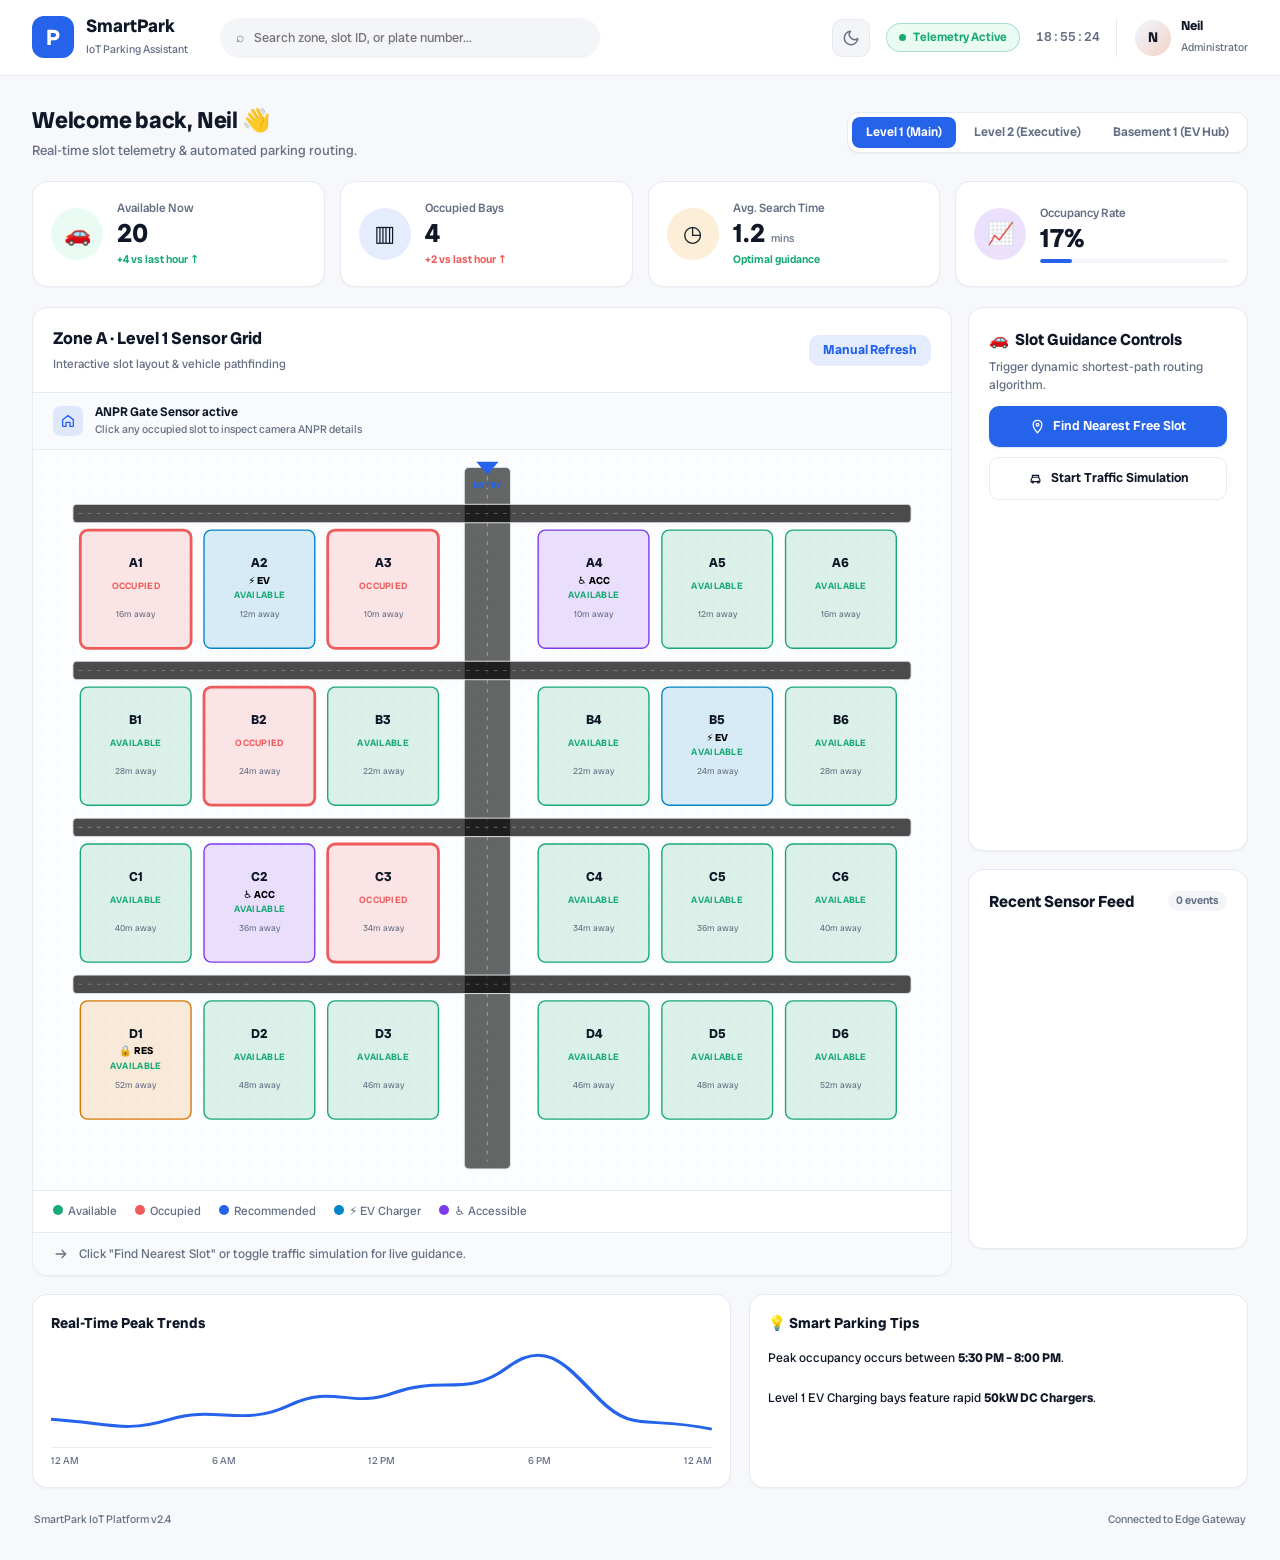
<file: index.html>
<!DOCTYPE html>
<html lang="en">
<head>
  <meta charset="utf-8">
  <meta name="viewport" content="width=device-width, initial-scale=1">
  <title>SmartPark — Smart Parking Dashboard</title>
  <link rel="preconnect" href="https://fonts.googleapis.com">
  <link rel="preconnect" href="https://fonts.gstatic.com" crossorigin>
  <link href="https://fonts.googleapis.com/css2?family=Radio+Canada+Big:ital,wght@0,400..700;1,400..700&display=swap" rel="stylesheet">
  <link rel="stylesheet" href="./Static/styles.css">
</head>
<body>

<div class="app">
  <section class="main">
    <!-- Header -->
    <header class="top">
      <div class="logoRow">
        <div class="logo">P</div>
        <div class="logoText">
          <b>SmartPark</b>
          <small>IoT Parking Assistant</small>
        </div>
      </div>
      <div class="search">
        <span>⌕</span>
        <input type="text" placeholder="Search zone, slot ID, or plate number..." />
      </div>
      <div class="topRight">
        <button class="theme-toggle" id="themeToggle" title="Toggle dark mode" aria-label="Toggle dark mode">
          <svg class="icon-moon" width="18" height="18" viewBox="0 0 24 24" fill="none" stroke="currentColor" stroke-width="2" stroke-linecap="round" stroke-linejoin="round"><path d="M21 12.79A9 9 0 1 1 11.21 3 7 7 0 0 0 21 12.79z"/></svg>
          <svg class="icon-sun" width="18" height="18" viewBox="0 0 24 24" fill="none" stroke="currentColor" stroke-width="2" stroke-linecap="round" stroke-linejoin="round"><circle cx="12" cy="12" r="5"/><line x1="12" y1="1" x2="12" y2="3"/><line x1="12" y1="21" x2="12" y2="23"/><line x1="4.22" y1="4.22" x2="5.64" y2="5.64"/><line x1="18.36" y1="18.36" x2="19.78" y2="19.78"/><line x1="1" y1="12" x2="3" y2="12"/><line x1="21" y1="12" x2="23" y2="12"/><line x1="4.22" y1="19.78" x2="5.64" y2="18.36"/><line x1="18.36" y1="5.64" x2="19.78" y2="4.22"/></svg>
        </button>
        <div class="status-pill"><span class="dot"></span> Telemetry Active</div>
        <div class="clock" id="clock">--:--:--</div>
        <div class="profile">
          <div class="avatar">N</div>
          <div><b>Neil</b><small>Administrator</small></div>
        </div>
      </div>
    </header>

    <main class="content">
      <!-- Welcome Header & Multi-Level Floor Switcher -->
      <div class="welcome">
        <div>
          <h1>Welcome back, Neil 👋</h1>
          <p>Real-time slot telemetry &amp; automated parking routing.</p>
        </div>
        <div class="floor-switcher" id="floorSwitcher">
          <button class="floor-btn active" data-floor="L1">Level 1 (Main)</button>
          <button class="floor-btn" data-floor="L2">Level 2 (Executive)</button>
          <button class="floor-btn" data-floor="B1">Basement 1 (EV Hub)</button>
        </div>
      </div>

      <!-- Top Summary Cards -->
      <div class="stats">
        <div class="stat">
          <div class="circle cg">🚗</div>
          <div style="flex: 1;">
            <small>Available Now</small>
            <strong id="statFreeCard">--</strong>
            <span class="delta">+4 vs last hour ↑</span>
          </div>
        </div>
        <div class="stat">
          <div class="circle cb">▥</div>
          <div style="flex: 1;">
            <small>Occupied Bays</small>
            <strong id="statOccupiedCard">--</strong>
            <span class="delta redtext">+2 vs last hour ↑</span>
          </div>
        </div>
        <div class="stat">
          <div class="circle ca">◷</div>
          <div>
            <small>Avg. Search Time</small>
            <strong>1.2</strong><span class="muted">mins</span>
            <span class="delta">Optimal guidance</span>
          </div>
        </div>
        <div class="stat">
          <div class="circle cp">📈</div>
          <div style="flex: 1;">
            <small>Occupancy Rate</small>
            <strong id="statRate">--%</strong>
            <div class="rate-bar-track"><div class="rate-bar-fill" id="rateBarFill"></div></div>
          </div>
        </div>
      </div>

      <!-- Dashboard Grid -->
      <div class="dashboard">
        <!-- Dynamic Live Map Card -->
        <div class="card mapCard">
          <div class="mapHead">
            <div>
              <h2 id="mapTitle">Zone A · Level 1 Sensor Grid</h2>
              <span id="mapSubtitle">Interactive slot layout &amp; vehicle pathfinding</span>
            </div>
            <button class="viewstats" onclick="simulateRefresh()">Manual Refresh</button>
          </div>

          <div class="entrance-banner">
            <div class="entrance-icon">
              <svg width="16" height="16" viewBox="0 0 24 24" fill="none" stroke="currentColor" stroke-width="2"><path d="M4 10L12 4l8 6v9a1 1 0 01-1 1h-4v-6H9v6H5a1 1 0 01-1-1v-9z"/></svg>
            </div>
            <div class="entrance-text">
              <strong>ANPR Gate Sensor active</strong>
              <span>Click any occupied slot to inspect camera ANPR details</span>
            </div>
          </div>

          <div class="map-canvas-wrap">
            <svg id="lotSvg" viewBox="0 0 920 780" xmlns="http://www.w3.org/2000/svg">
              <rect class="aisle" x="430" y="8" width="50" height="760" rx="5"></rect>
              <line class="aisle-center" x1="455" y1="18" x2="455" y2="760"></line>

              <rect class="lane" x="6" y="48" width="908" height="20" rx="4"></rect>
              <line class="lane-center" x1="12" y1="58" x2="902" y2="58"></line>

              <rect class="lane" x="6" y="218" width="908" height="20" rx="4"></rect>
              <line class="lane-center" x1="12" y1="228" x2="902" y2="228"></line>

              <rect class="lane" x="6" y="388" width="908" height="20" rx="4"></rect>
              <line class="lane-center" x1="12" y1="398" x2="902" y2="398"></line>

              <rect class="lane" x="6" y="558" width="908" height="20" rx="4"></rect>
              <line class="lane-center" x1="12" y1="568" x2="902" y2="568"></line>

              <polygon class="entrance-marker" points="443,2 467,2 455,16"></polygon>
              <text class="entry-label" x="455" y="30" text-anchor="middle">ENTRY</text>

              <g id="slotsLayer"></g>
              <g id="departuresLayer"></g>
              <path id="routeTrail" class="route-trail" fill="none" d=""></path>
              <path id="routePath" class="route-path" fill="none" d=""></path>
              
              <g id="carIcon" opacity="0">
                <rect class="car-body" x="-14" y="-6" width="28" height="12" rx="3.5"></rect>
                <rect class="car-glass" x="-7" y="-5.5" width="11" height="5" rx="1.2"></rect>
                <rect class="car-wheel" x="-10" y="-7.5" width="5" height="2.5" rx="0.8"></rect>
                <rect class="car-wheel" x="5" y="-7.5" width="5" height="2.5" rx="0.8"></rect>
                <rect class="car-wheel" x="-10" y="5" width="5" height="2.5" rx="0.8"></rect>
                <rect class="car-wheel" x="5" y="5" width="5" height="2.5" rx="0.8"></rect>
              </g>
            </svg>
          </div>

          <div class="legendBar">
            <span><i class="legendDot lg"></i>Available</span>
            <span><i class="legendDot lr"></i>Occupied</span>
            <span><i class="legendDot lb"></i>Recommended</span>
            <span><i class="legendDot lev"></i>⚡ EV Charger</span>
            <span><i class="legendDot lh"></i>♿ Accessible</span>
          </div>

          <div class="nav-banner" id="navBanner">
            <svg width="16" height="16" viewBox="0 0 24 24" fill="none" stroke="currentColor" stroke-width="2"><path d="M4 12h13M13 6l6 6-6 6"/></svg>
            <span id="navText">Click "Find Nearest Slot" or toggle traffic simulation for live guidance.</span>
          </div>
        </div>

        <!-- Right Side Panel -->
        <div class="right">
          <div class="card findCard">
            <div class="findHead">
              <h2>🚗 &nbsp;Slot Guidance Controls</h2>
            </div>
            <p style="font-size: 12.5px; color: var(--muted); margin-bottom: 12px;">Trigger dynamic shortest-path routing algorithm.</p>
            <div class="actions">
              <button class="btn btn-primary" id="findBtn">
                <svg width="15" height="15" viewBox="0 0 24 24" fill="none" stroke="currentColor" stroke-width="2"><path d="M12 2C8 2 5 5.2 5 9c0 5.2 7 13 7 13s7-7.8 7-13c0-3.8-3-7-7-7z"/><circle cx="12" cy="9" r="2.2"/></svg>
                Find Nearest Free Slot
              </button>
              <button class="btn btn-outline" id="trafficBtn">
                <svg width="15" height="15" viewBox="0 0 24 24" fill="none" stroke="currentColor" stroke-width="1.8"><path d="M5 17h14v-3l-2-4H7l-2 4v3z"/><circle cx="7.5" cy="17.5" r="1.5"/><circle cx="16.5" cy="17.5" r="1.5"/><path d="M7 10V7h10v3"/></svg>
                Start Traffic Simulation
              </button>
            </div>
          </div>

          <!-- Activity Sensor Feed -->
          <div class="card activity">
            <div class="log-head">
              <h2>Recent Sensor Feed</h2>
              <span id="logCount">0 events</span>
            </div>
            <div class="log-feed" id="logFeed"></div>
          </div>
        </div>
      </div>

      <!-- Bottom Analytics Grid -->
      <div class="bottom">
        <div class="card">
          <h3>Real-Time Peak Trends</h3>
          <div class="chart">
            <svg id="trendSvg" viewBox="0 0 500 100" preserveAspectRatio="none">
              <path id="trendPath" d="M0 72 C45 76,55 86,90 72 S145 80,180 58 S225 62,260 45 S315 50,345 20 S390 18,415 52 S450 68,500 82" fill="none" stroke="#2563eb" stroke-width="3"/>
            </svg>
          </div>
          <div class="axis">
            <span>12 AM</span><span>6 AM</span><span>12 PM</span><span>6 PM</span><span>12 AM</span>
          </div>
        </div>

        <div class="card">
          <h3>💡 Smart Parking Tips</h3>
          <div class="tips">
            Peak occupancy occurs between <b>5:30 PM – 8:00 PM</b>.<br><br>
            Level 1 EV Charging bays feature rapid <b>50kW DC Chargers</b>.
          </div>
        </div>
      </div>

      <footer>
        <span>SmartPark IoT Platform v2.4</span>
        <span>Connected to Edge Gateway</span>
      </footer>
    </main>
  </section>
</div>

<!-- Modal for Vehicle Details (ANPR Camera) -->
<div class="modal-overlay" id="vehicleModal">
  <div class="modal">
    <div class="modal-head">
      <h3>ANPR Vehicle Details</h3>
      <button class="modal-close" id="modalCloseBtn">&times;</button>
    </div>
    <div class="plate-badge" id="modalPlate">KA 01 ME 4829</div>
    <div class="modal-info-row"><span>Slot Number:</span> <b id="modalSlotId">A1</b></div>
    <div class="modal-info-row"><span>Vehicle Type:</span> <b id="modalType">EV Sedan</b></div>
    <div class="modal-info-row"><span>Parked Duration:</span> <b id="modalDuration">42 mins</b></div>
    <div class="modal-info-row"><span>Accrued Tariff:</span> <b id="modalTariff">$4.50</b></div>
    <div class="actions" style="margin-top:16px;">
      <button class="btn btn-outline" id="modalVacateBtn" style="color:var(--red); border-color:var(--red-bg);">Force Vacate Bay</button>
    </div>
  </div>
</div>

<!-- Toast Alert -->
<div id="toast" style="position:fixed; right:24px; bottom:24px; background:var(--toast-bg); color:#fff; padding:12px 18px; border-radius:10px; display:none; font-size:13px; z-index:999; box-shadow:0 4px 12px rgba(0,0,0,0.25)"></div>

<script src="./Static/script.js"></script>
</body>
</html>
</file>
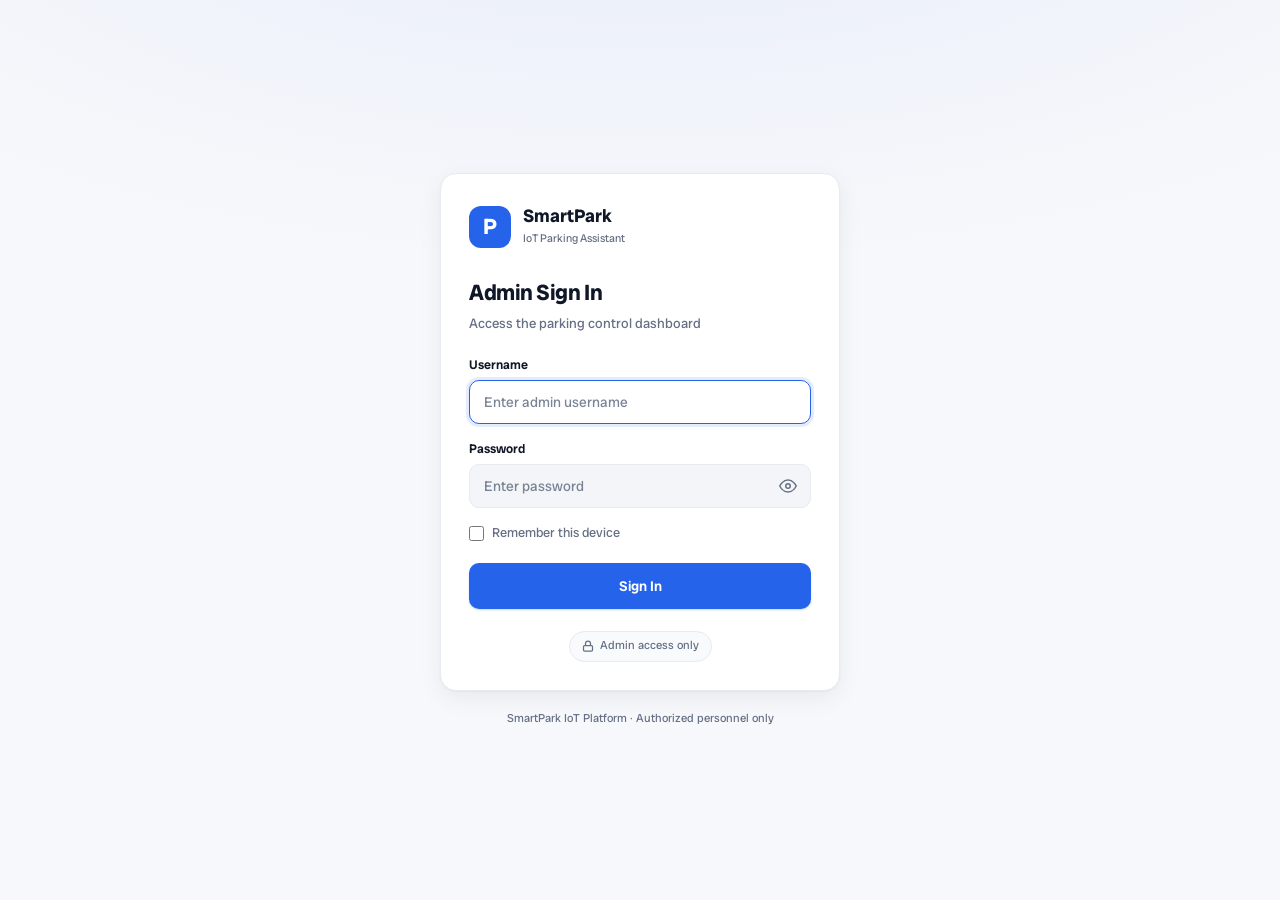
<file: pages/login.html>
<!DOCTYPE html>
<html lang="en">
<head>
  <meta charset="utf-8">
  <meta name="viewport" content="width=device-width, initial-scale=1">
  <title>SmartPark — Admin Login</title>
  <link rel="preconnect" href="https://fonts.googleapis.com">
  <link rel="preconnect" href="https://fonts.gstatic.com" crossorigin>
  <link href="https://fonts.googleapis.com/css2?family=Radio+Canada+Big:ital,wght@0,400..700;1,400..700&display=swap" rel="stylesheet">
  <link rel="stylesheet" href="login.css">
</head>
<body>
  <div class="login-page">
    <div class="login-card">
      <div class="login-brand">
        <div class="logo">P</div>
        <div class="logoText">
          <b>SmartPark</b>
          <small>IoT Parking Assistant</small>
        </div>
      </div>

      <h1>Admin Sign In</h1>
      <p class="subtitle">Access the parking control dashboard</p>

      <div id="alertBox" class="alert alert-error" role="alert" hidden></div>

      <form id="loginForm" autocomplete="on">
        <div class="field">
          <label for="username">Username</label>
          <input
            type="text"
            id="username"
            name="username"
            placeholder="Enter admin username"
            required
            autocomplete="username"
            maxlength="64"
            spellcheck="false"
            autofocus
          >
        </div>

        <div class="field">
          <label for="password">Password</label>
          <div class="password-wrap">
            <input
              type="password"
              id="password"
              name="password"
              placeholder="Enter password"
              required
              autocomplete="current-password"
              maxlength="128"
            >
            <button type="button" class="toggle-pw" id="togglePw" aria-label="Show password" title="Show password">
              <svg class="icon-eye" width="18" height="18" viewBox="0 0 24 24" fill="none" stroke="currentColor" stroke-width="2"><path d="M1 12s4-8 11-8 11 8 11 8-4 8-11 8-11-8-11-8z"/><circle cx="12" cy="12" r="3"/></svg>
              <svg class="icon-eye-off" width="18" height="18" viewBox="0 0 24 24" fill="none" stroke="currentColor" stroke-width="2" style="display:none"><path d="M17.94 17.94A10.07 10.07 0 0 1 12 20c-7 0-11-8-11-8a18.45 18.45 0 0 1 5.06-5.94M9.9 4.24A9.12 9.12 0 0 1 12 4c7 0 11 8 11 8a18.5 18.5 0 0 1-2.16 3.19m-6.72-1.07a3 3 0 1 1-4.24-4.24"/><line x1="1" y1="1" x2="23" y2="23"/></svg>
            </button>
          </div>
        </div>

        <div class="row-options">
          <label class="remember">
            <input type="checkbox" id="remember">
            <span>Remember this device</span>
          </label>
        </div>

        <button type="submit" class="btn-primary" id="submitBtn">
          <span class="btn-text">Sign In</span>
          <span class="btn-loading" hidden>Signing in…</span>
        </button>
      </form>

      <div class="login-footer">
        <span class="secure-badge">
          <svg width="12" height="12" viewBox="0 0 24 24" fill="none" stroke="currentColor" stroke-width="2.5"><rect x="3" y="11" width="18" height="11" rx="2"/><path d="M7 11V7a5 5 0 0 1 10 0v4"/></svg>
          Admin access only
        </span>
      </div>
    </div>

    <p class="page-foot">SmartPark IoT Platform · Authorized personnel only</p>
  </div>

  <script src="login.js"></script>
</body>
</html>
</file>
<file: Static/styles.css>
:root {
  --blue: #2563eb;
  --blue-soft: #eff6ff;
  --ink: #101828;
  --muted: #667085;
  --line: #e7eaf0;
  --bg: #f7f8fb;
  --surface: #ffffff;
  --surface-2: #f8fafc;
  --surface-3: #f3f5f8;
  --green: #19a974;
  --green-bg: #e9fbf3;
  --red: #ef5b5b;
  --red-bg: #fff0f0;
  --amber: #f5a623;
  --amber-soft: rgba(245, 166, 35, 0.18);
  --card-shadow: 0 1px 2px rgba(16,24,40,0.04);
  
  --available: #19a974;
  --available-soft: rgba(25, 169, 116, 0.15);
  --occupied: #ef5b5b;
  --occupied-soft: rgba(239, 91, 91, 0.15);
  --ev-color: #0284c7;
  --ev-soft: rgba(2, 132, 199, 0.15);
  --handicap-color: #7c3aed;
  --handicap-soft: rgba(124, 58, 237, 0.15);
  --reserved-color: #d97706;
  --reserved-soft: rgba(217, 119, 6, 0.15);

  --accent-deep: #2563eb;
  --accent-soft: rgba(37, 99, 235, 0.12);
  --accent-glow: rgba(37, 99, 235, 0.45);
  --map-bg: radial-gradient(circle, rgba(231,234,240,0.4) 1px, transparent 1px) 0 0 / 16px 16px, #fcfdfe;
  --toast-bg: #101828;
  --modal-overlay: rgba(16,24,40,0.5);
}

[data-theme="dark"] {
  --blue: #3b82f6;
  --blue-soft: #1e3a5f;
  --ink: #f1f5f9;
  --muted: #94a3b8;
  --line: #2d3748;
  --bg: #0f172a;
  --surface: #1e293b;
  --surface-2: #1a2332;
  --surface-3: #243044;
  --green: #34d399;
  --green-bg: rgba(52, 211, 153, 0.15);
  --red: #f87171;
  --red-bg: rgba(248, 113, 113, 0.15);
  --amber: #fbbf24;
  --amber-soft: rgba(251, 191, 36, 0.18);
  --card-shadow: 0 1px 3px rgba(0,0,0,0.3);
  
  --available: #34d399;
  --available-soft: rgba(52, 211, 153, 0.18);
  --occupied: #f87171;
  --occupied-soft: rgba(248, 113, 113, 0.18);
  --ev-color: #38bdf8;
  --ev-soft: rgba(56, 189, 248, 0.18);
  --handicap-color: #a78bfa;
  --handicap-soft: rgba(167, 139, 250, 0.18);
  --reserved-color: #fbbf24;
  --reserved-soft: rgba(251, 191, 36, 0.18);

  --accent-deep: #3b82f6;
  --accent-soft: rgba(59, 130, 246, 0.18);
  --accent-glow: rgba(59, 130, 246, 0.5);
  --map-bg: radial-gradient(circle, rgba(45,55,72,0.5) 1px, transparent 1px) 0 0 / 16px 16px, #0f172a;
  --toast-bg: #1e293b;
  --modal-overlay: rgba(0,0,0,0.65);
}

* { box-sizing: border-box; margin: 0; padding: 0; }
body {
  margin: 0;
  background: var(--bg);
  font-family: 'Radio Canada Big', ui-sans-serif, system-ui, -apple-system, sans-serif;
  color: var(--ink);
  line-height: 1.45;
  -webkit-font-smoothing: antialiased;
}
button { font: inherit; border: 0; background: none; cursor: pointer; }

.app { min-height: 100vh; display: flex; flex-direction: column; }
.main { flex: 1; min-width: 0; display: flex; flex-direction: column; }

/* ---- Header ---- */
.top {
  height: 76px; background: var(--surface); border-bottom: 1px solid var(--line);
  display: flex; align-items: center; padding: 0 32px; gap: 20px;
  position: sticky; top: 0; z-index: 90;
}
.logoRow { display: flex; align-items: center; gap: 12px; }
.logo {
  width: 42px; height: 42px; border-radius: 12px;
  background: var(--blue); color: #fff; display: grid;
  place-items: center; font-size: 22px; font-weight: 800;
}
.logoText b { font-size: 18px; display: block; color: var(--ink); line-height: 1.1; }
.logoText small { font-size: 11px; color: var(--muted); }

.search {
  width: 380px; max-width: 35vw; height: 40px; border-radius: 20px;
  background: var(--surface-3); color: var(--muted); display: flex;
  align-items: center; gap: 10px; padding: 0 16px; font-size: 14px; margin-left: 12px;
}
.search input {
  border: 0; background: transparent; outline: none; width: 100%;
  font-family: inherit; font-size: 13px; color: var(--ink);
}
.topRight { margin-left: auto; display: flex; align-items: center; gap: 16px; }
.theme-toggle {
  width: 38px; height: 38px; border-radius: 10px; border: 1px solid var(--line);
  background: var(--surface-3); color: var(--muted); display: grid; place-items: center;
  transition: background 0.2s, color 0.2s, border-color 0.2s;
}
.theme-toggle:hover { background: var(--accent-soft); color: var(--blue); border-color: var(--blue); }
.theme-toggle .icon-sun { display: none; }
.theme-toggle .icon-moon { display: block; }
[data-theme="dark"] .theme-toggle .icon-sun { display: block; }
[data-theme="dark"] .theme-toggle .icon-moon { display: none; }
.status-pill {
  display: flex; align-items: center; gap: 7px; font-size: 12px;
  color: var(--green); background: var(--green-bg);
  border: 1px solid rgba(25, 169, 116, 0.3); padding: 5px 12px; border-radius: 999px;
  font-weight: 600;
}
[data-theme="dark"] .status-pill { border-color: rgba(52, 211, 153, 0.35); }
.dot { width: 7px; height: 7px; border-radius: 50%; background: var(--green); flex-shrink: 0; }
.clock { font-size: 13px; color: var(--muted); font-variant-numeric: tabular-nums; font-weight: 500; }

.profile { display: flex; align-items: center; gap: 10px; border-left: 1px solid var(--line); padding-left: 18px; }
.avatar {
  width: 36px; height: 36px; border-radius: 50%;
  background: linear-gradient(135deg, var(--blue-soft), #f4d4c5);
  display: grid; place-items: center; font-weight: 700; color: var(--ink); font-size: 14px;
}
[data-theme="dark"] .avatar { background: linear-gradient(135deg, #1e3a5f, #4a3a2a); color: #f1f5f9; }
.profile b { font-size: 13px; display: block; line-height: 1.2; }
.profile small { color: var(--muted); font-size: 11px; }

/* ---- Content Layout ---- */
.content { padding: 28px 32px 32px; max-width: 1600px; margin: 0 auto; width: 100%; }

.welcome { display: flex; justify-content: space-between; align-items: center; margin-bottom: 20px; }
.welcome h1 { font-size: 23px; font-weight: 700; margin: 0 0 4px; letter-spacing: -0.01em; }
.welcome p { margin: 0; color: var(--muted); font-size: 13.5px; }

/* Level Switcher Component */
.floor-switcher {
  display: flex; background: var(--surface); border: 1px solid var(--line); border-radius: 12px; padding: 4px; gap: 4px;
  box-shadow: var(--card-shadow);
}
.floor-btn {
  padding: 6px 14px; border-radius: 8px; font-size: 12.5px; font-weight: 600; color: var(--muted);
  transition: all 0.2s ease;
}
.floor-btn.active { background: var(--blue); color: #fff; }

.stats { display: grid; grid-template-columns: repeat(4, 1fr); gap: 15px; margin-bottom: 20px; }
.stat {
  background: var(--surface); border: 1px solid var(--line); border-radius: 15px;
  padding: 18px; display: flex; align-items: center; gap: 14px;
  box-shadow: var(--card-shadow); position: relative; overflow: hidden;
}
.circle { width: 52px; height: 52px; border-radius: 50%; display: grid; place-items: center; font-size: 22px; flex-shrink: 0; }
.cg { background: var(--green-bg); }
.cb { background: var(--accent-soft); }
.ca { background: var(--amber-soft); }
.cp { background: var(--handicap-soft); }
.stat small { display: block; color: var(--muted); font-size: 12px; font-weight: 500; }
.stat strong { font-size: 26px; font-weight: 700; display: inline-block; margin: 2px 6px 0 0; line-height: 1.1; }
.delta { font-size: 11px; color: var(--green); font-weight: 600; display: block; margin-top: 4px; }
.redtext { color: var(--red); }
.muted { font-size: 11px; color: var(--muted); }

.rate-bar-track { height: 4px; border-radius: 3px; background: var(--surface-3); overflow: hidden; margin-top: 6px; width: 100%; }
.rate-bar-fill { height: 100%; background: var(--blue); width: 0%; transition: width 0.4s ease; border-radius: 3px; }

/* ---- Dashboard Main Grid ---- */
.dashboard { display: grid; grid-template-columns: minmax(720px, 2.1fr) minmax(280px, 0.55fr); gap: 16px; }
.card { background: var(--surface); border: 1px solid var(--line); border-radius: 15px; box-shadow: var(--card-shadow); }

.mapCard { padding: 0; overflow: hidden; display: flex; flex-direction: column; }
.mapHead { padding: 18px 20px; display: flex; justify-content: space-between; align-items: center; border-bottom: 1px solid var(--line); }
.mapHead h2 { font-size: 17px; font-weight: 700; margin: 0; }
.mapHead span { font-size: 12px; color: var(--muted); }

.entrance-banner {
  display: flex; align-items: center; gap: 12px;
  background: var(--surface-2); border-bottom: 1px solid var(--line);
  padding: 10px 20px; font-size: 12px;
}
.entrance-icon {
  width: 30px; height: 30px; border-radius: 8px; background: var(--accent-soft);
  display: flex; align-items: center; justify-content: center; color: var(--blue); flex-shrink: 0;
}
.entrance-text strong { font-size: 12.5px; font-weight: 600; display: block; color: var(--ink); }
.entrance-text span { color: var(--muted); font-size: 11px; }

/* Vector Map Box */
.map-canvas-wrap {
  padding: 10px 12px; background: var(--map-bg);
  position: relative; flex: 1; display: flex; align-items: center; justify-content: center;
  min-height: 620px;
}
svg#lotSvg { width: 100%; height: auto; display: block; max-height: 720px; }

.aisle { fill: rgba(0,0,0,0.6); stroke: var(--line); stroke-width: 1; }
.aisle-center { stroke: rgba(255,255,255,0.3); stroke-width: 1.5; stroke-dasharray: 4 6; }

.lane { fill: rgba(0,0,0,0.6); stroke: var(--line); stroke-width: 1; }
.lane-center { stroke: rgba(255,255,255,0.3); stroke-width: 1.2; stroke-dasharray: 4 6; }
.lane { fill: rgba(0,0,0,0.7); stroke: var(--line); stroke-width: 1; }
.lane-center { stroke: rgba(255,255,255,0.25); stroke-width: 1.2; stroke-dasharray: 4 6; }

.entrance-marker { fill: var(--blue); }
.entry-label { font-size: 9px; letter-spacing: 0.08em; fill: var(--blue); font-weight: 700; }

/* Slot Types & Styling */
.slot-rect {
  fill: var(--available-soft); stroke: var(--available); stroke-width: 1.5;
  transition: fill 0.3s ease, stroke 0.3s ease, stroke-width 0.2s ease, filter 0.3s ease;
  cursor: pointer; transform-box: fill-box; transform-origin: center;
}
.slot.occupied .slot-rect { fill: var(--occupied-soft); stroke: var(--occupied); }
.slot.type-ev .slot-rect { fill: var(--ev-soft); stroke: var(--ev-color); }
.slot.type-handicap .slot-rect { fill: var(--handicap-soft); stroke: var(--handicap-color); }
.slot.type-reserved .slot-rect { fill: var(--reserved-soft); stroke: var(--reserved-color); }
.slot.occupied.type-ev .slot-rect,
.slot.occupied.type-handicap .slot-rect,
.slot.occupied.type-reserved .slot-rect { fill: var(--occupied-soft); stroke: var(--occupied); }

.slot.recommended .slot-rect {
  stroke: var(--blue) !important; stroke-width: 2.5 !important;
  animation: pulseGlow 1.8s ease-in-out infinite;
}
@keyframes pulseGlow {
  0%, 100% { filter: drop-shadow(0 0 2px var(--accent-glow)); }
  50% { filter: drop-shadow(0 0 8px var(--accent-glow)); }
}
.slot.just-changed .slot-rect { animation: slotPop 0.8s ease; stroke-width: 3; }
@keyframes slotPop {
  0% { transform: scale(1); }
  30% { transform: scale(1.05); }
  100% { transform: scale(1); }
}

.slot-id { font-size: 14px; font-weight: 700; fill: var(--ink); pointer-events: none; }
.slot-type-badge { font-size: 11px; font-weight: 700; pointer-events: none; }
.slot-status { font-size: 10px; font-weight: 600; letter-spacing: 0.03em; fill: var(--muted); pointer-events: none; }
.slot.available .slot-status { fill: var(--available); }
.slot.occupied .slot-status { fill: var(--occupied); }
.slot.recommended .slot-status { fill: var(--blue); }
.slot-dist { font-size: 9.5px; fill: var(--muted); opacity: 0.9; pointer-events: none; }

/* Animated Pathing & Vehicle Rendering */
.route-path {
  fill: none !important; stroke: var(--blue); stroke-width: 3.5;
  stroke-linecap: round; stroke-linejoin: round; pointer-events: none;
  filter: drop-shadow(0 0 4px rgba(37, 99, 235, 0.55));
}
.route-trail {
  fill: none !important; stroke: #1d4ed8; stroke-width: 9;
  stroke-linecap: round; stroke-linejoin: round; opacity: 0.35; pointer-events: none;
}
.car-body { fill: var(--blue); }
.car-glass { fill: #ffffff; opacity: 0.6; }
.car-wheel { fill: #101828; opacity: 0.7; }

.depart-car .car-body { fill: var(--red); }
.depart-car .car-glass { fill: #ffffff; opacity: 0.65; }
.depart-car .car-wheel { fill: #101828; opacity: 0.75; }
.depart-trail {
  fill: none !important; stroke: var(--red); stroke-width: 7;
  stroke-linecap: round; stroke-linejoin: round;
  opacity: 0.28; pointer-events: none;
  filter: drop-shadow(0 0 4px rgba(239, 91, 91, 0.35));
}
.depart-path {
  fill: none !important; stroke: var(--red); stroke-width: 3;
  stroke-linecap: round; stroke-linejoin: round;
  opacity: 0.9; pointer-events: none;
  filter: drop-shadow(0 0 3px rgba(239, 91, 91, 0.45));
}

.legendBar {
  padding: 12px 20px; border-top: 1px solid var(--line);
  display: flex; align-items: center; gap: 18px; font-size: 12px; color: var(--muted); background: var(--surface); flex-wrap: wrap;
}
.legendDot { width: 10px; height: 10px; border-radius: 50%; display: inline-block; margin-right: 5px; }
.lg { background: var(--available); }
.lr { background: var(--occupied); }
.lb { background: var(--blue); }
.lev { background: var(--ev-color); }
.lh { background: var(--handicap-color); }

.nav-banner {
  display: flex; align-items: center; gap: 10px; background: var(--surface-2);
  border-top: 1px solid var(--line); padding: 12px 20px; font-size: 12.5px; color: var(--muted);
  transition: background 0.2s, color 0.2s;
}
.nav-banner.alert { background: var(--red-bg); color: var(--red); }
.nav-banner.active { background: var(--accent-soft); color: var(--blue); font-weight: 600; }

/* ---- Right Panel Controls & Log ---- */
.right { display: grid; gap: 18px; }
.findCard { padding: 20px; }
.findHead h2 { font-size: 16px; font-weight: 700; margin: 0 0 6px; }

.actions { display: grid; gap: 10px; margin-top: 12px; }
.btn {
  font-weight: 600; font-size: 13px; padding: 11px 14px; border-radius: 10px;
  display: flex; align-items: center; justify-content: center; gap: 8px; transition: all 0.2s ease;
}
.btn-primary { background: var(--blue); color: #fff; box-shadow: 0 1px 2px rgba(37,99,235,0.2); }
.btn-primary:hover { background: #1d4ed8; }
.btn-outline { border: 1px solid var(--line); color: var(--ink); background: var(--surface); }
.btn-outline:hover { border-color: var(--amber); color: var(--amber); background: var(--amber-soft); }
.btn-outline.active { background: var(--amber-soft); border-color: var(--amber); color: var(--amber); }

.activity { padding: 20px; display: flex; flex-direction: column; max-height: 380px; }
.log-head { display: flex; justify-content: space-between; align-items: center; margin-bottom: 12px; }
.log-head h2 { font-size: 16px; font-weight: 700; margin: 0; }
#logCount { font-size: 11px; color: var(--muted); background: var(--surface-3); padding: 2px 8px; border-radius: 999px; font-weight: 600; }
.log-feed { flex: 1; overflow-y: auto; display: flex; flex-direction: column; gap: 8px; padding-right: 4px; }
.log-feed::-webkit-scrollbar { width: 4px; }
.log-feed::-webkit-scrollbar-thumb { background: var(--line); border-radius: 4px; }
.log-entry {
  display: grid; grid-template-columns: 54px 58px 1fr; align-items: start; gap: 8px;
  padding: 9px 10px; border-radius: 8px; background: var(--surface-2); border: 1px solid var(--line);
  border-left: 3px solid var(--line); font-size: 12px; animation: logIn 0.2s ease;
}
@keyframes logIn { from { opacity: 0; transform: translateY(-3px); } to { opacity: 1; transform: translateY(0); } }
.log-entry.type-route { border-left-color: var(--blue); }
.log-entry.type-occ { border-left-color: var(--red); }
.log-entry.type-free { border-left-color: var(--green); }
.log-entry.type-ping { border-left-color: var(--amber); }
.log-entry.type-alert { border-left-color: var(--red); background: var(--red-bg); }
.log-time { color: var(--muted); font-size: 11px; font-variant-numeric: tabular-nums; padding-top: 1px; }
.log-tag { padding: 2px 5px; border-radius: 4px; font-weight: 700; font-size: 10px; text-align: center; line-height: 1.3; }
.tag-route { background: var(--accent-soft); color: var(--blue); }
.tag-occ { background: var(--red-bg); color: var(--red); }
.tag-free { background: var(--green-bg); color: var(--green); }
.tag-ping { background: var(--amber-soft); color: var(--amber); }
.tag-alert { background: var(--red-bg); color: var(--red); }
.log-msg { color: var(--ink); word-break: break-word; line-height: 1.35; }
.log-msg .log-detail { display: block; margin-top: 2px; font-size: 11px; color: var(--muted); }

/* ---- Bottom Analytics Grid ---- */
.bottom { display: grid; grid-template-columns: 1.4fr 1fr; gap: 18px; margin-top: 18px; }
.bottom .card { padding: 18px; }
.bottom h3 { font-size: 14.5px; font-weight: 700; margin: 0 0 14px; }

.chart { height: 100px; position: relative; border-bottom: 1px solid var(--line); }
.chart svg { width: 100%; height: 100%; }
.axis { display: flex; justify-content: space-between; color: var(--muted); font-size: 10px; margin-top: 6px; }

.tips { font-size: 12.5px; color: var(--ink); line-height: 1.6; }
.saved { display: grid; gap: 8px; }
.saveRow { display: flex; align-items: center; justify-content: space-between; font-size: 12px; padding: 9px 12px; border-radius: 8px; background: var(--surface-2); font-weight: 500; }
.check { color: var(--blue); font-weight: 700; }

/* Modal Overlay for Vehicle Inspection */
.modal-overlay {
  position: fixed; inset: 0; background: var(--modal-overlay); backdrop-filter: blur(3px);
  display: flex; align-items: center; justify-content: center; z-index: 999; opacity: 0; pointer-events: none;
  transition: opacity 0.2s ease;
}
.modal-overlay.open { opacity: 1; pointer-events: auto; }
.modal {
  background: var(--surface); border-radius: 16px; width: 380px; max-width: 90vw; padding: 24px;
  box-shadow: 0 20px 25px -5px rgba(0,0,0,0.2), 0 10px 10px -5px rgba(0,0,0,0.1);
  transform: translateY(10px); transition: transform 0.2s ease;
}
.modal-overlay.open .modal { transform: translateY(0); }
.modal-head { display: flex; justify-content: space-between; align-items: center; margin-bottom: 16px; }
.modal-head h3 { font-size: 17px; font-weight: 700; margin: 0; }
.modal-close { font-size: 20px; color: var(--muted); cursor: pointer; border: none; background: none; }
.plate-badge {
  background: #0f172a; color: #f8fafc; font-family: monospace; font-size: 18px; font-weight: 700;
  letter-spacing: 0.1em; text-align: center; padding: 10px; border-radius: 8px; margin-bottom: 16px; border: 2px solid var(--line);
}
.modal-info-row { display: flex; justify-content: space-between; font-size: 13px; padding: 8px 0; border-bottom: 1px solid var(--line); }
.modal-info-row span { color: var(--muted); }
.modal-info-row b { color: var(--ink); }

footer { display: flex; justify-content: space-between; color: var(--muted); font-size: 11px; margin-top: 24px; padding: 0 2px; }

.viewstats { padding: 6px 14px; border-radius: 10px; background: var(--accent-soft); color: var(--blue); font-weight: 650; font-size: 13px; }
.viewstats:hover { filter: brightness(0.95); }

/* Responsive adjustments */
@media (max-width: 1200px) {
  .stats { grid-template-columns: repeat(2, 1fr); }
  .dashboard { grid-template-columns: 1fr; }
  .bottom { grid-template-columns: 1fr; }
}
@media (max-width: 768px) {
  .top { padding: 0 16px; }
  .search { display: none; }
  .content { padding: 16px; }
  .welcome { display: flex; flex-direction: column; align-items: flex-start; gap: 12px; }
  .stats { grid-template-columns: 1fr 1fr; }
  .bottom { grid-template-columns: 1fr; }
  .profile div { display: none; }
}
</file>
<file: pages/login.css>
:root {
  --blue: #2563eb;
  --blue-soft: #eff6ff;
  --ink: #101828;
  --muted: #667085;
  --line: #e7eaf0;
  --bg: #f7f8fb;
  --surface: #ffffff;
  --surface-2: #f8fafc;
  --surface-3: #f3f5f8;
  --green: #19a974;
  --green-bg: #e9fbf3;
  --red: #ef5b5b;
  --red-bg: #fff0f0;
  --amber: #f5a623;
  --card-shadow: 0 1px 2px rgba(16, 24, 40, 0.04);
  --accent-soft: rgba(37, 99, 235, 0.12);
}

[data-theme="dark"] {
  --blue: #3b82f6;
  --blue-soft: #1e3a5f;
  --ink: #f1f5f9;
  --muted: #94a3b8;
  --line: #2d3748;
  --bg: #0f172a;
  --surface: #1e293b;
  --surface-2: #1a2332;
  --surface-3: #243044;
  --green: #34d399;
  --green-bg: rgba(52, 211, 153, 0.15);
  --red: #f87171;
  --red-bg: rgba(248, 113, 113, 0.15);
  --amber: #fbbf24;
  --card-shadow: 0 1px 3px rgba(0, 0, 0, 0.3);
  --accent-soft: rgba(59, 130, 246, 0.18);
}

* {
  box-sizing: border-box;
  margin: 0;
  padding: 0;
}

body {
  min-height: 100vh;
  background: var(--bg);
  font-family: "Radio Canada Big", ui-sans-serif, system-ui, -apple-system, sans-serif;
  color: var(--ink);
  line-height: 1.45;
  -webkit-font-smoothing: antialiased;
}

.login-page {
  min-height: 100vh;
  display: flex;
  flex-direction: column;
  align-items: center;
  justify-content: center;
  padding: 24px 16px;
  background:
    radial-gradient(ellipse 80% 50% at 50% -20%, rgba(37, 99, 235, 0.08), transparent),
    var(--bg);
}

.login-card {
  width: 100%;
  max-width: 400px;
  background: var(--surface);
  border: 1px solid var(--line);
  border-radius: 16px;
  padding: 32px 28px 28px;
  box-shadow: var(--card-shadow), 0 8px 24px rgba(16, 24, 40, 0.06);
}

.login-brand {
  display: flex;
  align-items: center;
  gap: 12px;
  margin-bottom: 28px;
}

.logo {
  width: 42px;
  height: 42px;
  border-radius: 12px;
  background: var(--blue);
  color: #fff;
  display: grid;
  place-items: center;
  font-size: 22px;
  font-weight: 800;
  flex-shrink: 0;
}

.logoText b {
  font-size: 18px;
  display: block;
  color: var(--ink);
  line-height: 1.1;
}

.logoText small {
  font-size: 11px;
  color: var(--muted);
}

.login-card h1 {
  font-size: 22px;
  font-weight: 700;
  letter-spacing: -0.02em;
  margin-bottom: 6px;
}

.subtitle {
  font-size: 13.5px;
  color: var(--muted);
  margin-bottom: 22px;
}

/* Alert / error */
.alert {
  font-size: 13px;
  padding: 10px 12px;
  border-radius: 10px;
  margin-bottom: 16px;
  border: 1px solid transparent;
}

.alert-error {
  background: var(--red-bg);
  color: var(--red);
  border-color: rgba(239, 91, 91, 0.25);
}

.alert-success {
  background: var(--green-bg);
  color: var(--green);
  border-color: rgba(25, 169, 116, 0.25);
}

/* Fields */
.field {
  margin-bottom: 16px;
}

.field label {
  display: block;
  font-size: 12.5px;
  font-weight: 600;
  color: var(--ink);
  margin-bottom: 6px;
}

.field input[type="text"],
.field input[type="password"] {
  width: 100%;
  height: 44px;
  padding: 0 14px;
  border: 1px solid var(--line);
  border-radius: 10px;
  background: var(--surface-3);
  color: var(--ink);
  font-family: inherit;
  font-size: 14px;
  outline: none;
  transition: border-color 0.15s, box-shadow 0.15s, background 0.15s;
}

.field input:hover {
  border-color: #c5cad3;
}

.field input:focus {
  border-color: var(--blue);
  background: var(--surface);
  box-shadow: 0 0 0 3px var(--accent-soft);
}

.field input::placeholder {
  color: var(--muted);
  opacity: 0.85;
}

.password-wrap {
  position: relative;
}

.password-wrap input {
  padding-right: 44px;
}

.toggle-pw {
  position: absolute;
  right: 6px;
  top: 50%;
  transform: translateY(-50%);
  width: 34px;
  height: 34px;
  border: none;
  background: transparent;
  color: var(--muted);
  cursor: pointer;
  border-radius: 8px;
  display: grid;
  place-items: center;
  transition: color 0.15s, background 0.15s;
}

.toggle-pw:hover {
  color: var(--blue);
  background: var(--accent-soft);
}

.row-options {
  display: flex;
  align-items: center;
  justify-content: space-between;
  margin-bottom: 20px;
  margin-top: 4px;
}

.remember {
  display: flex;
  align-items: center;
  gap: 8px;
  font-size: 13px;
  color: var(--muted);
  cursor: pointer;
  user-select: none;
}

.remember input {
  width: 15px;
  height: 15px;
  accent-color: var(--blue);
  cursor: pointer;
}

/* Primary button */
.btn-primary {
  width: 100%;
  height: 46px;
  border: none;
  border-radius: 10px;
  background: var(--blue);
  color: #fff;
  font-family: inherit;
  font-size: 14px;
  font-weight: 600;
  cursor: pointer;
  display: flex;
  align-items: center;
  justify-content: center;
  gap: 8px;
  box-shadow: 0 1px 2px rgba(37, 99, 235, 0.25);
  transition: background 0.15s, transform 0.1s;
}

.btn-primary:hover:not(:disabled) {
  background: #1d4ed8;
}

.btn-primary:active:not(:disabled) {
  transform: scale(0.98);
}

.btn-primary:disabled {
  opacity: 0.7;
  cursor: not-allowed;
}

.login-footer {
  margin-top: 22px;
  text-align: center;
}

.secure-badge {
  display: inline-flex;
  align-items: center;
  gap: 6px;
  font-size: 11.5px;
  color: var(--muted);
  background: var(--surface-2);
  border: 1px solid var(--line);
  padding: 6px 12px;
  border-radius: 999px;
}

.page-foot {
  margin-top: 20px;
  font-size: 11.5px;
  color: var(--muted);
  text-align: center;
}

@media (max-width: 420px) {
  .login-card {
    padding: 24px 20px 22px;
  }
}
</file>
